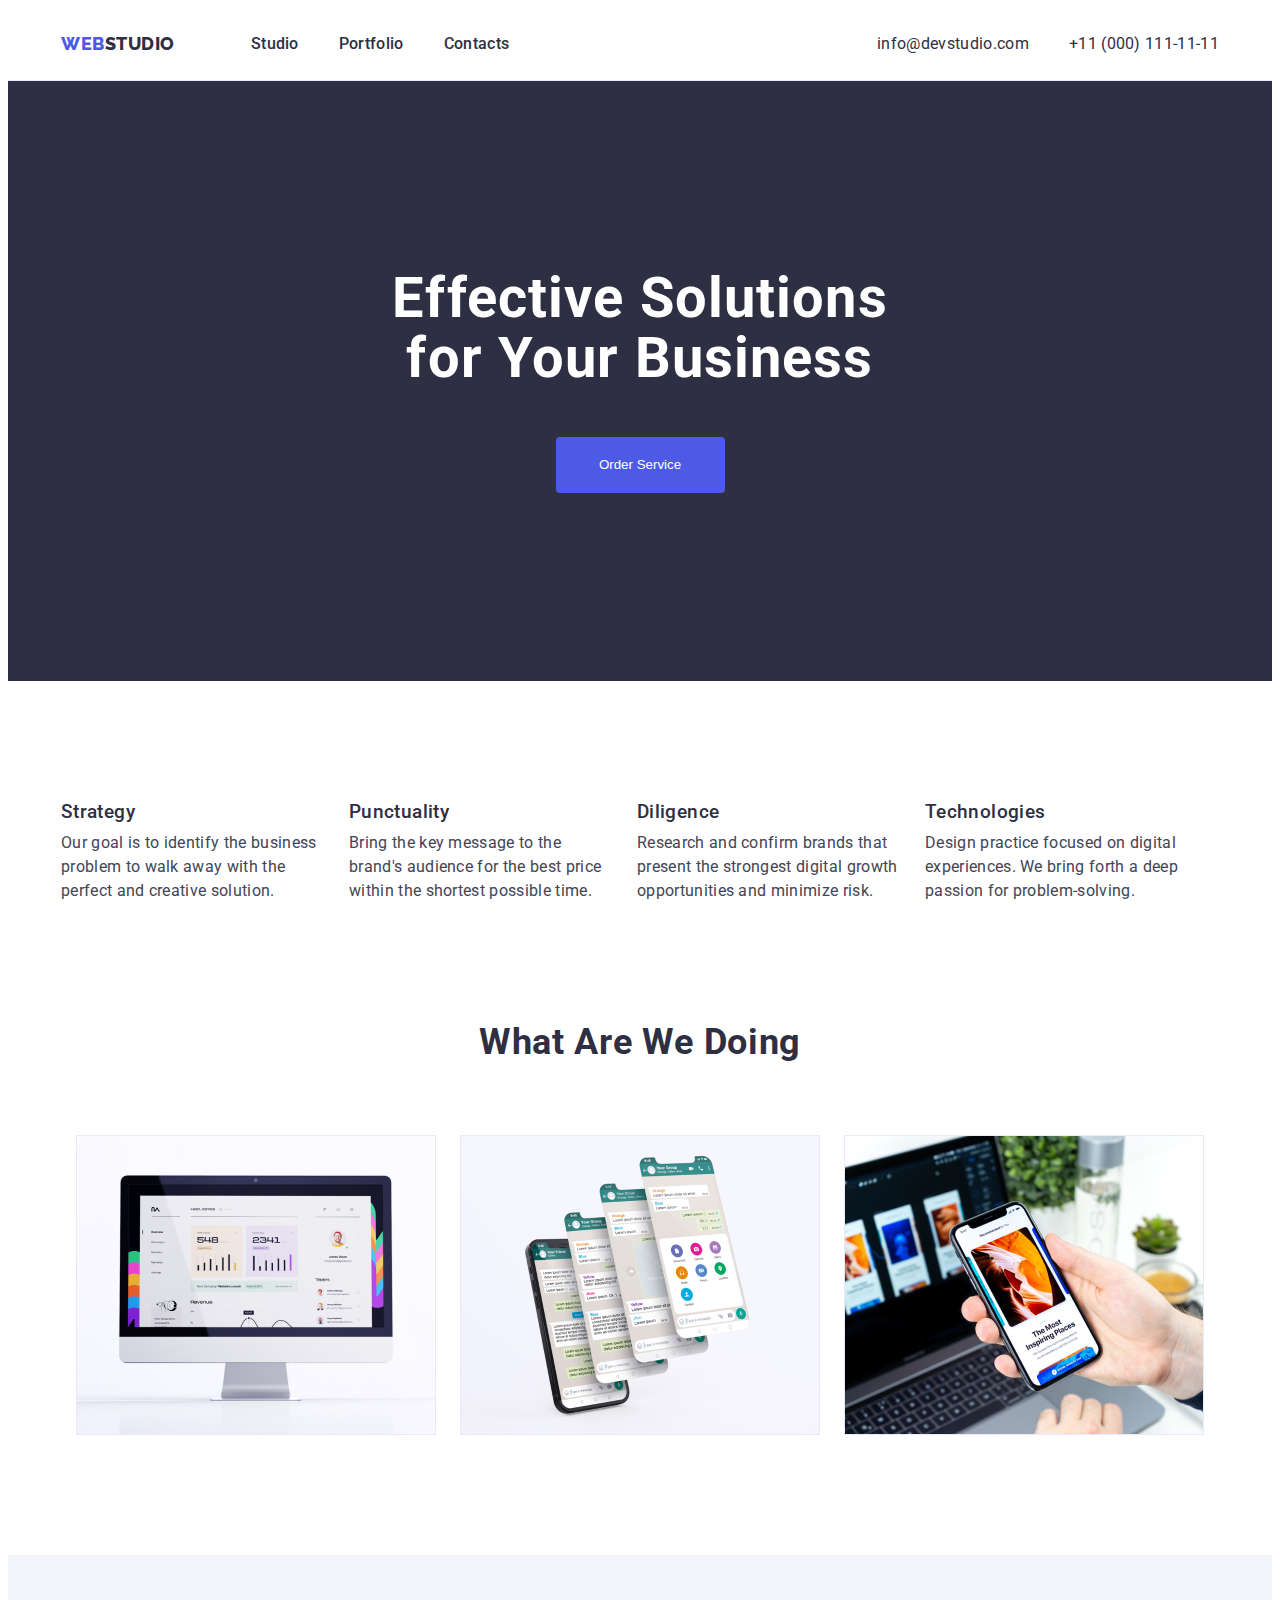
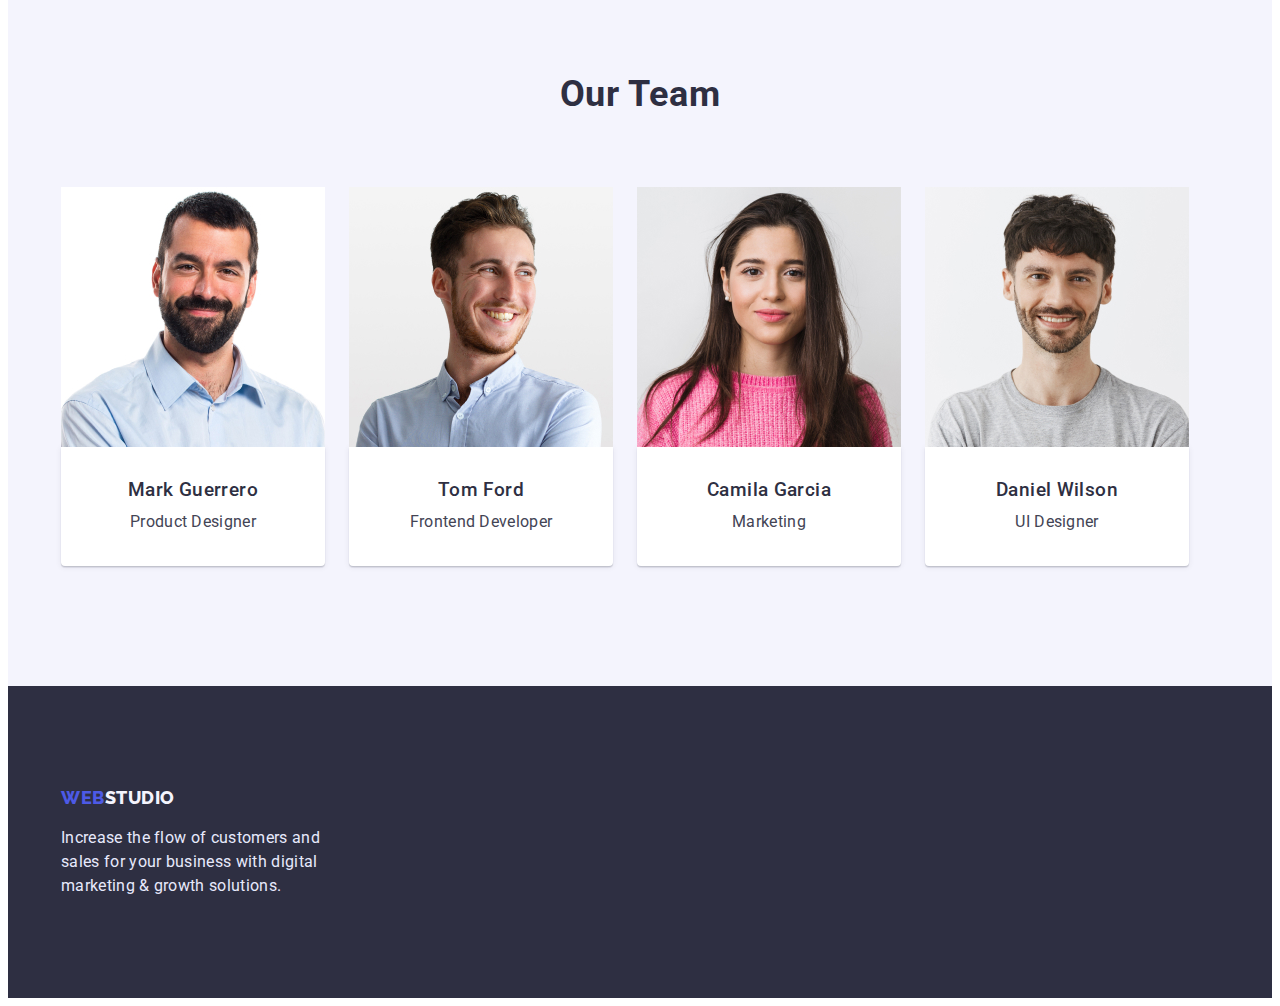
<file: index.html>
<!DOCTYPE html>
<html lang="en">
  <head>
    <meta charset="UTF-8" />
    <meta http-equiv="X-UA-Compatible" content="IE=edge" />
    <meta name="viewport" content="width=device-width, initial-scale=1.0" />
    <title>WebStudio</title>

    <link rel="preconnect" href="https://fonts.googleapis.com" />
    <link rel="preconnect" href="https://fonts.gstatic.com" crossorigin />
    <link
      href="https://fonts.googleapis.com/css2?family=Raleway:wght@800&family=Roboto:wght@400;500;700;900&display=swap"
      rel="stylesheet"
    />

    <link
      rel="stylesheet"
      href="https://cdnjs.cloudflare.com/ajax/libs/modern-normalize/1.1.0/modern-normalize.min.css"
      integrity="sha512-wpPYUAdjBVSE4KJnH1VR1HeZfpl1ub8YT/NKx4PuQ5NmX2tKuGu6U/JRp5y+Y8XG2tV+wKQpNHVUX03MfMFn9Q=="
      crossorigin="anonymous"
      referrerpolicy="no-referrer"
    />

    <link rel="stylesheet" href="./css/styles.css" />
  </head>

  <body>
    <!-- Шапка -->

    <header class="header">
      <div class="container">
<div class="container-header">
        <nav class="nav">
          <a class="logo-black" href="./index.html">Web<span>Studio</span></a>
          <ul class="nav-header">
            <li class="item"><a class="nav-link" href="#">Studio</a></li>
            <li class="item">
              <a class="nav-link" href="./portfolio.html">Portfolio</a>
            </li>
            <li class="item"><a class="nav-link" href="#">Contacts</a></li>
          </ul>
        </nav>

        <address class="adress-container">
          <ul class="adress-link-header">
            <li class="item">
              <a class="adress-link" href="mailto:info@devstudio.com"
                >info@devstudio.com</a
              >
            </li>
            <li class="item">
              <a class="adress-link" href="tel:+110001111111"
                >+11 (000) 111-11-11</a
              >
            </li>
          </ul>
        </address>
      </div>
    </header>

    <main>
      <!-- Верхний блок с кнопкой -->
      <section class="hero">
        <div class="container">
<h1 class="hero-title">Effective Solutions for Your Business</h1>
        <button class="head-button-home" type="button">Order Service</button>
        </div>
        
      </section>

      <!-- Стратегии -->
      <section class="futures">
        <div class="container">
        <h2 class="visually-hidden">features</h2>
        <ul class="futures-info">
          <li class="futures-list">
            <h3 class="futures-title">Strategy</h3>
            <p class="futures-text">
              Our goal is to identify the business problem to walk away with the
              perfect and creative solution.
            </p>
          </li>
          <li class="futures-list">
            <h3 class="futures-title">Punctuality</h3>
            <p class="futures-text">
              Bring the key message to the brand's audience for the best price
              within the shortest possible time.
            </p>
          </li>
          <li class="futures-list">
            <h3 class="futures-title">Diligence</h3>
            <p class="futures-text">
              Research and confirm brands that present the strongest digital
              growth opportunities and minimize risk.
            </p>
          </li>
          <li class="futures-list">
            <h3 class="futures-title">Technologies</h3>
            <p class="futures-text">
              Design practice focused on digital experiences. We bring forth a
              deep passion for problem-solving.
            </p>
          </li>
        </ul></div>
        
      </section>

      <!-- Что мы делаем -->
      <section class="works">
        <div class="container">
          <h2 class="section-title">What are we doing</h2>
        <ul class="works-photo">
          <li>
            <img src="./images/Rectangle71.jpg" alt="computer" width="360" />
          </li>
          <li>
            <img src="./images/Rectangle72.jpg" alt="phone" width="360" />
          </li>
          <li>
            <img src="./images/Rectangle73.jpg" alt="phone" width="360" />
          </li>
        </ul>
        </div>
        
      </section>

      <!-- Команда -->
      <section class="our-team">
        <div class="container">
 <h2 class="section-title">Our Team</h2>
        <ul class="team">
          <li class="team-cards">
            <img src="./images/img1.jpg" alt="Mark" width="264" height="260" />
            <div class="team-name">
              <h3 class="project-title">Mark Guerrero</h3>
              <p class="project-text">Product Designer</p>
            </div>
          </li>

          <li class="team-cards">
            <img src="./images/img2.jpg" alt="Tom" width="264" height="260" />
            <div class="team-name">
              <h3 class="project-title">Tom Ford</h3>
              <p class="project-text">Frontend Developer</p>
            </div>
          </li>

          <li>
            <img
              src="./images/img3.jpg"
              alt="Camila"
              width="264"
              height="260"
            />
            <div class="team-name">
              <h3 class="project-title">Camila Garcia</h3>
              <p class="project-text">Marketing</p>
            </div>
          </li>

          <li>
            <img
              src="./images/img4.jpg"
              alt="Daniel"
              width="264"
              height="260"
            />
            <div class="team-name">
              <h3 class="project-title">Daniel Wilson</h3>
              <p class="project-text">UI Designer</p>
            </div>
          </li>
        </ul>
        </div>
       
      </section>
    </main>

    <!-- Нижняя часть -->
    <footer class="footer-down">
      <div class="container">
        <a class="logo-white" href="./index.html">Web<span>Studio</span></a>
        <p class="footer-text">
          Increase the flow of customers and sales for your business with
          digital marketing & growth solutions.
        </p>
      </div>
    </footer>
      </div>
      
  </body>
</html>
</file>
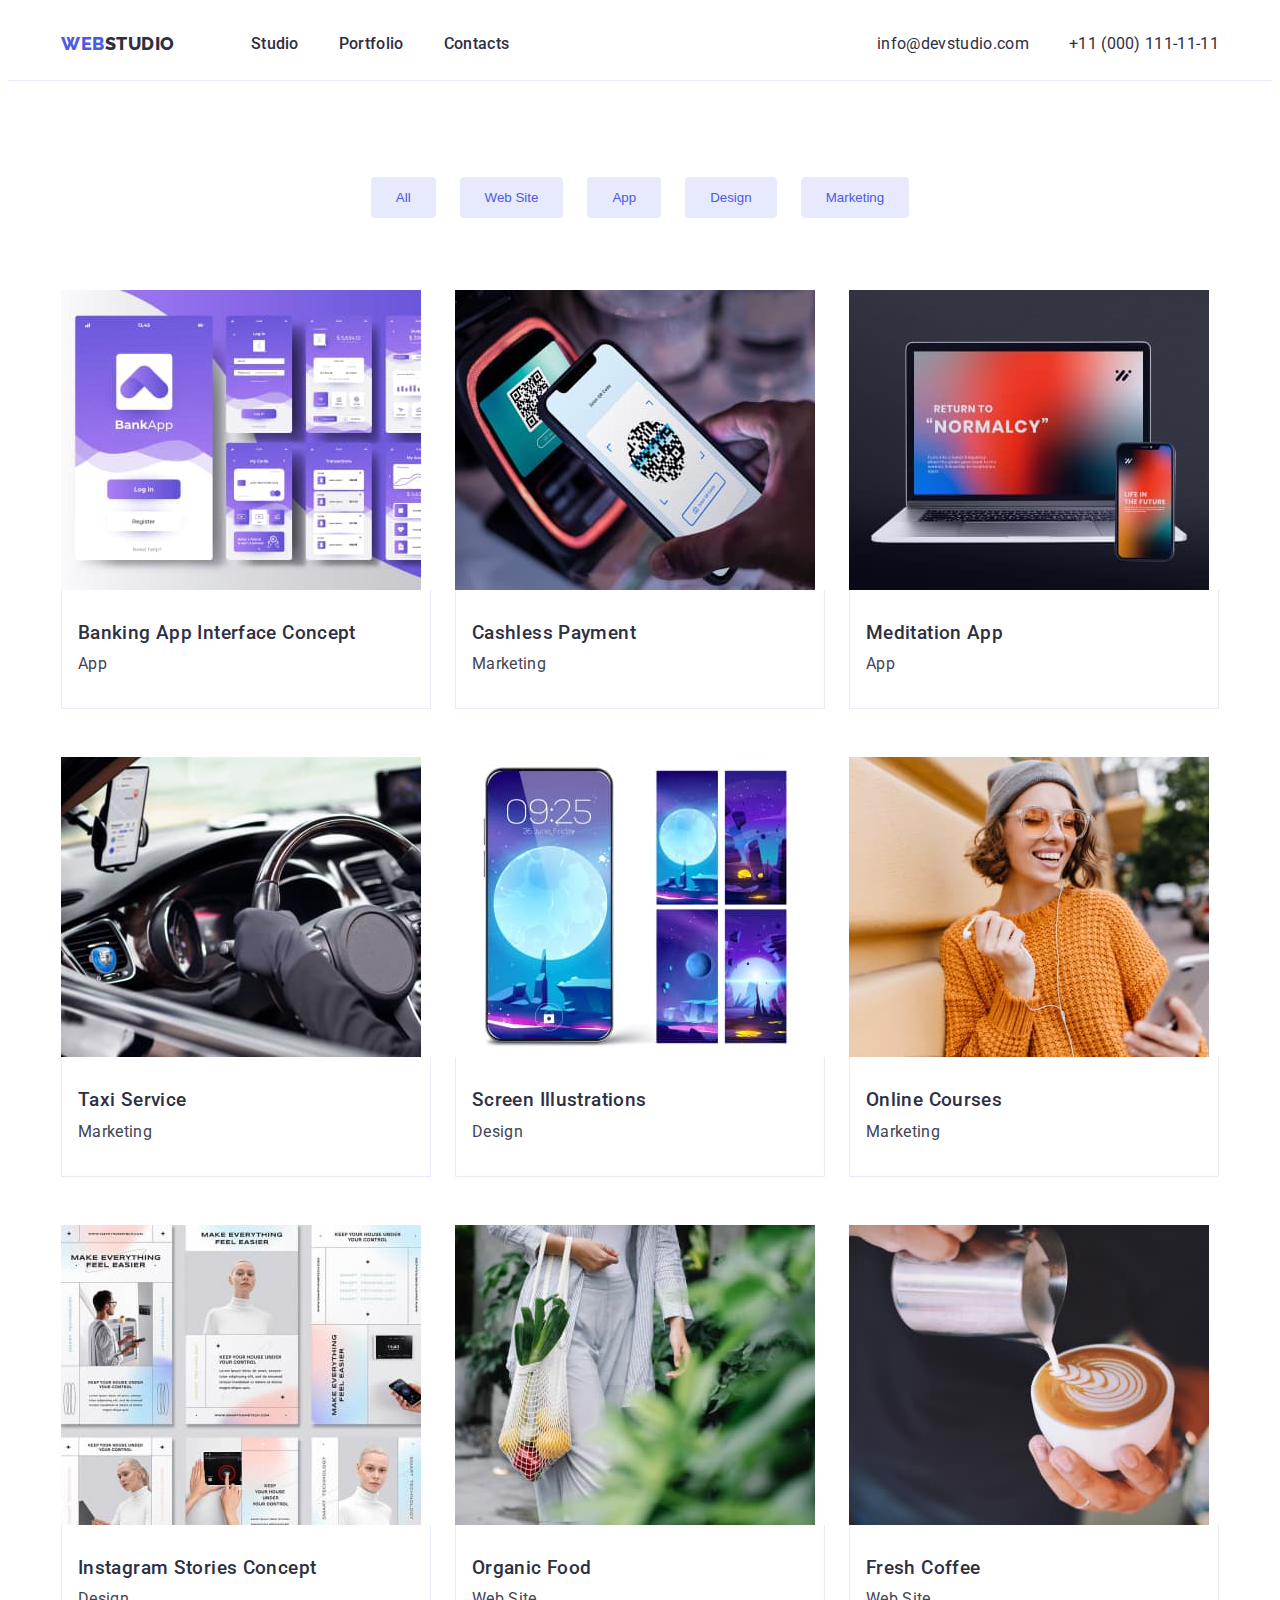
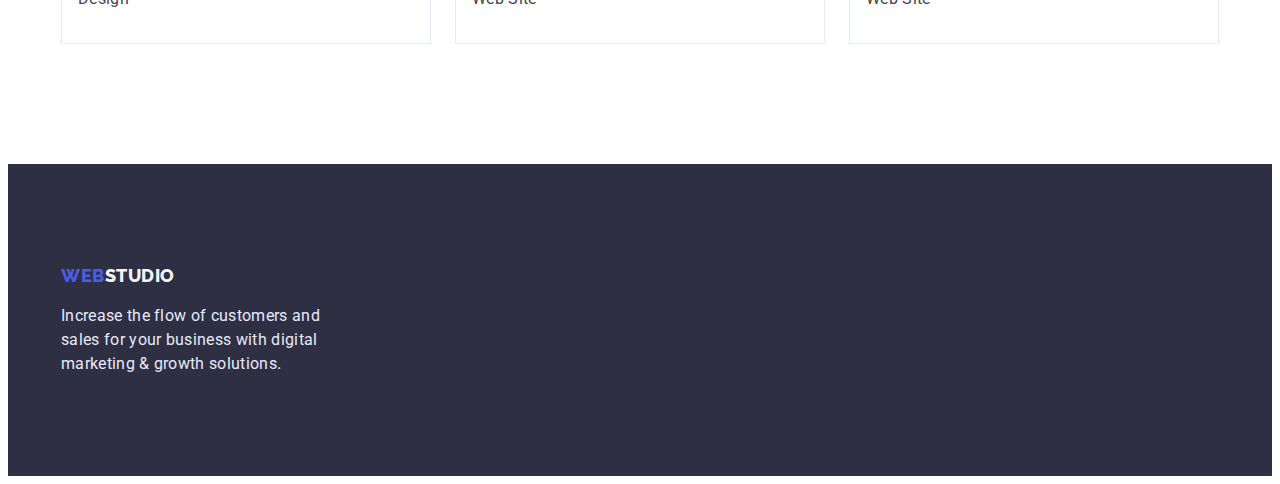
<file: portfolio.html>
<!DOCTYPE html>
<html lang="en">
  <head>
    <meta charset="UTF-8" />
    <meta http-equiv="X-UA-Compatible" content="IE=edge" />
    <meta name="viewport" content="width=device-width, initial-scale=1.0" />
    <title>Portfolio</title>

    <link rel="preconnect" href="https://fonts.googleapis.com" />
    <link rel="preconnect" href="https://fonts.gstatic.com" crossorigin />
    <link
      href="https://fonts.googleapis.com/css2?family=Raleway:wght@800&family=Roboto:wght@400;500;700;900&display=swap"
      rel="stylesheet"
    />

    <link
      rel="stylesheet"
      href="https://cdnjs.cloudflare.com/ajax/libs/modern-normalize/1.1.0/modern-normalize.min.css"
      integrity="sha512-wpPYUAdjBVSE4KJnH1VR1HeZfpl1ub8YT/NKx4PuQ5NmX2tKuGu6U/JRp5y+Y8XG2tV+wKQpNHVUX03MfMFn9Q=="
      crossorigin="anonymous"
      referrerpolicy="no-referrer"
    />

    <link rel="stylesheet" href="./css/styles.css" />
  </head>
  <body>
    <!-- Шапка -->

    <header class="header">
      <div class="container">
<div class="container-header">
        <nav class="nav">
          <a class="logo-black" href="./index.html">Web<span>Studio</span></a>
          <ul class="nav-header">
            <li class="item">
              <a class="nav-link" href="./index.html">Studio</a>
            </li>
            <li class="item">
              <a class="nav-link" href="./portfolio.html">Portfolio</a>
            </li>
            <li class="item"><a class="nav-link" href="#">Contacts</a></li>
          </ul>
        </nav>

        <address class="adress-container">
          <ul class="adress-link-header">
            <li class="item">
              <a class="adress-link" href="mailto:info@devstudio.com"
                >info@devstudio.com</a
              >
            </li>
            <li class="item">
              <a class="adress-link" href="tel:+110001111111"
                >+11 (000) 111-11-11</a
              >
            </li>
          </ul>
        </address>
      </div>
    </header>

    <main>
      <!-- Верхний блок с кнопками -->

      <section class="portfolio-menu">
        <div class="container">
          <h1 style="display: none">Portfolio</h1>
  <ul class="head-flex">
          <li>
            <button class="head-button" type="button">All</button>
          </li>
          <li>
            <button class="head-button" type="button">Web Site</button>
          </li>
          <li>
            <button class="head-button" type="button">App</button>
          </li>
          <li>
            <button class="head-button" type="button">Design</button>
          </li>
          <li>
            <button class="head-button" type="button">Marketing</button>
          </li>
        </ul>

        <!-- Блок с фотографиями -->

        <ul class="gallery">
          <li>
            <a href="#">
              <img
                class="gallery-cards"
                src="./images/portfolio/portfolio1.jpg"
                alt="Banking App"
                width="360"
              />
              <div class="gallery-photo">
                <h3 class="project-title">Banking App Interface Concept</h3>
                <p class="project-text">App</p>
              </div>
            </a>
          </li>

          <li>
            <a href="#">
              <img
                class="gallery-cards"
                src="./images/portfolio/portfolio2.jpg"
                alt="Payment"
                width="360"
              />
              <div class="gallery-photo">
                <h3 class="project-title">Cashless Payment</h3>
                <p class="project-text">Marketing</p>
              </div>
            </a>
          </li>

          <li>
            <a href="#">
              <img
                class="gallery-cards"
                src="./images/portfolio/portfolio3.jpg"
                alt="Meditation"
                width="360"
              />
              <div class="gallery-photo">
                <h3 class="project-title">Meditation App</h3>
                <p class="project-text">App</p>
              </div>
            </a>
          </li>

          <li>
            <a href="#">
              <img
                class="gallery-cards"
                src="./images/portfolio/portfolio4.jpg"
                alt="Service"
                width="360"
              />
              <div class="gallery-photo">
                <h3 class="project-title">Taxi Service</h3>
                <p class="project-text">Marketing</p>
              </div>
            </a>
          </li>

          <li>
            <a href="#">
              <img
                class="gallery-cards"
                src="./images/portfolio/portfolio5.jpg"
                alt="Screen"
                width="360"
              />
              <div class="gallery-photo">
                <h3 class="project-title">Screen Illustrations</h3>
                <p class="project-text">Design</p>
              </div>
            </a>
          </li>

          <li>
            <a href="#">
              <img
                class="gallery-cards"
                src="./images/portfolio/portfolio6.jpg"
                alt="Online Courses"
                width="360"
              />
              <div class="gallery-photo">
                <h3 class="project-title">Online Courses</h3>
                <p class="project-text">Marketing</p>
              </div>
            </a>
          </li>

          <li>
            <a href="#">
              <img
                class="gallery-cards"
                src="./images/portfolio/portfolio7.jpg"
                alt="Stories Concept"
                width="360"
              />
              <div class="gallery-photo">
                <h3 class="project-title">Instagram Stories Concept</h3>
                <p class="project-text">Design</p>
              </div>
            </a>
          </li>

          <li>
            <a href="#">
              <img
                class="gallery-cards"
                src="./images/portfolio/portfolio8.jpg"
                alt="Organic Food"
                width="360"
              />
              <div class="gallery-photo">
                <h3 class="project-title">Organic Food</h3>
                <p class="project-text">Web Site</p>
              </div>
            </a>
          </li>

          <li>
            <a href="#">
              <img
                class="gallery-cards"
                src="./images/portfolio/portfolio9.jpg"
                alt="Coffee"
                width="360"
              />
              <div class="gallery-photo">
                <h3 class="project-title">Fresh Coffee</h3>
                <p class="project-text">Web Site</p>
              </div>
            </a>
          </li>
        </ul>
        </div>
      
      </section>
    </main>

    <!-- Нижниый блок -->
    <footer class="footer-down">
      <div class="container">
        <a class="logo-white" href="./index.html">Web<span>Studio</span></a>
        <p class="footer-text">
          Increase the flow of customers and sales for your business with
          digital marketing & growth solutions.
        </p>
      </div>
    </footer>
      </div>
      
  </body>
</html>
</file>
<file: css/styles.css>
:root {
  --color-brand: #4d5ae5;
  --color-primary: #fff;
  --color-secondary: #2e2f42;
  --color-button: #e7e9fc;
  --color-title-h2: #2e2f42;
  --color-future-text: #434455;
  --color-future-title: #2e2f42;
}

body {
  font-family: "roboto", "tahoma", "verdana", sans-serif;
  color: var(--color-secondary);
  background-color: var(--color-primary);
  font-size: 16px;
}

h1,
h2,
h3,
h4,
h5,
h6,
p,
ul {
  margin: 0;
}

ul {
  list-style: none;
  padding: 0;
}

img {
  display: block;
}

a {
  text-decoration: none;
}

/* Логотип */
.logo-black {
  font-family: "Raleway";
  font-weight: 800;
  font-size: 18px;
  line-height: 1.33;
  letter-spacing: 0.03em;
  text-transform: uppercase;
  color: var(--color-brand);
}

.logo-white {
  font-family: "Raleway";
  font-weight: 800;
  font-size: 18px;
  line-height: 1.33;
  letter-spacing: 0.03em;
  text-transform: uppercase;
  color: var(--color-brand);
  margin-bottom: 16px;
  display: block;
}

.logo-black span {
  color: var(--color-secondary);
}

.logo-white span {
  color: #f4f4fd;
}

/* header */

.nav {
  display: flex;
}

.adress-link-header {
  display: flex;
  margin-left: auto;
  padding: 0;
}

.adress-link-header .item + .item {
  margin-left: 40px;
}

.adress-link-header .item {
  margin-left: auto;
}

.adress-container {
  margin-left: auto;
}

/* .item {
  margin-right: 50px;
} */

.container-header {
  display: flex;
  align-items: center;
}

.nav-link {
  color: var(--color-secondary);
  font-weight: 500;
  line-height: 1.5;
  letter-spacing: 0.02em;
  padding-top: 24px;
  padding-bottom: 24px;
}

.nav-header {
  display: flex;
  margin-left: 76px;
  gap: 40px;

  padding: 0px;
}

.adress-link {
  color: var(--color-secondary);
  font-style: normal;
  line-height: 1.5;
  letter-spacing: 0.02em;
}

.nav-link:hover {
  color: var(--color-brand);
}
.nav-link:focus {
  color: var(--color-secondary);
}

.adress-link:hover {
  color: var(--color-brand);
}

/* Header home */
.hero {
  background-color: var(--color-secondary);

  padding-top: 188px;
  padding-bottom: 188px;
  text-align: center;
}

.hero-title {
  font-size: 56px;
  line-height: 1.07;
  text-align: center;
  letter-spacing: 0.02em;
  color: var(--color-primary);
  width: 500px;
  margin-left: auto;
  margin-right: auto;
}

/* Button */

.head-button-home {
  background-color: var(--color-brand);
  color: var(--color-primary);
  border-radius: 4px;

  margin-top: 48px;

  padding: 16px 32px;

  width: 169px;
  height: 56px;

  border: none;
}

.head-button-home:hover {
  background-color: #404bbf;
}

.head-button {
  background-color: var(--color-button);
  color: var(--color-brand);
  border: 1px solid var(--color-button);
  border-radius: 4px;
  padding: 12px 24px;
}

.head-flex {
  display: flex;
  gap: 24px;
  justify-content: center;
  margin-bottom: 72px;
}

.head-button:hover {
  background-color: var(--color-brand);
  color: var(--color-primary);
  box-shadow: 0px 3px 1px rgba(0, 0, 0, 0.1), 0px 2px 1px rgba(0, 0, 0, 0.08),
    0px 2px 2px rgba(0, 0, 0, 0.12);
  border-radius: 4px;
  cursor: pointer;
}

/* FUTURES */
.futures-info {
  display: flex;
  gap: 24px;
}

.futures {
  padding-top: 120px;
}

.futures-list {
  width: 264px;
}

.visually-hidden {
  display: none;
}

/* WORKS */
.works {
  padding-top: 120px;
  padding-bottom: 120px;
}

.works-photo {
  display: flex;
  justify-content: center;
  gap: 24px;
}

/* TEAM */
.our-team {
  background-color: #f4f4fd;
  padding-top: 120px;
  padding-bottom: 120px;
}
.team {
  display: flex;
  gap: 24px;
}

.footer-text {
  color: #e7e9fc;
  line-height: 1.5;
  letter-spacing: 0.02em;
  width: 264px;

  display: block;
}

.futures-title,
.project-title {
  font-weight: 500;
  line-height: 1.2;
  letter-spacing: 0.02em;
  color: var(--color-future-title);
}

.futures-info .futures-text {
  width: 264px;
}

.futures-text,
.project-text {
  line-height: 1.5;
  letter-spacing: 0.02em;
  color: var(--color-future-text);
  margin-top: 8px;
}

.section-title {
  font-size: 36px;
  line-height: 1.11;
  text-align: center;
  letter-spacing: 0.02em;
  text-transform: capitalize;
  color: var(--color-title-h2);
  margin-bottom: 72px;
}

/* FOOTER */
.footer-down {
  background-color: var(--color-secondary);
  color: var(--color-button);
  padding-top: 100px;
  padding-bottom: 100px;
}

.container-footer {
  /* width: 1158px;

  display: flex;
  align-items: center;

  margin-left: auto;
  margin-right: auto;
  padding-left: 15px;
  padding-right: 15px; */
}

.team-cards {
  box-shadow: #2e2f42;
}

/* TEAM */
.team-name {
  background-color: var(--color-primary);
  text-align: center;
  padding: 32px 0;

  box-shadow: 0px 1px 6px rgba(46, 47, 66, 0.08),
    0px 1px 1px rgba(46, 47, 66, 0.16), 0px 2px 1px rgba(46, 47, 66, 0.08);
  border-radius: 0px 0px 4px 4px;
}

.container-footer {
  /* display: block;
  flex-direction: column; */
}

/* GALLERY */
.gallery {
  display: flex;
  flex-wrap: wrap;
  gap: 48px 24px;
}

.gallery-photo {
  padding-top: 32px;
  padding-bottom: 32px;
  padding-left: 16px;

  border-left: 1px solid #e7e9fc;
  border-right: 1px solid #e7e9fc;
  border-bottom: 1px solid #e7e9fc;
}

.gallery li {
  flex-basis: calc((100% - 48px) / 3);
}

.header {
  border-bottom: 1px solid #e7e9fc;
  padding: 24px 0;
}

.container {
  width: 1158px;
  margin-left: auto;
  margin-right: auto;
  padding: 0 15px;
}

.portfolio-menu {
  padding-top: 96px;
  padding-bottom: 120px;
}
</file>
